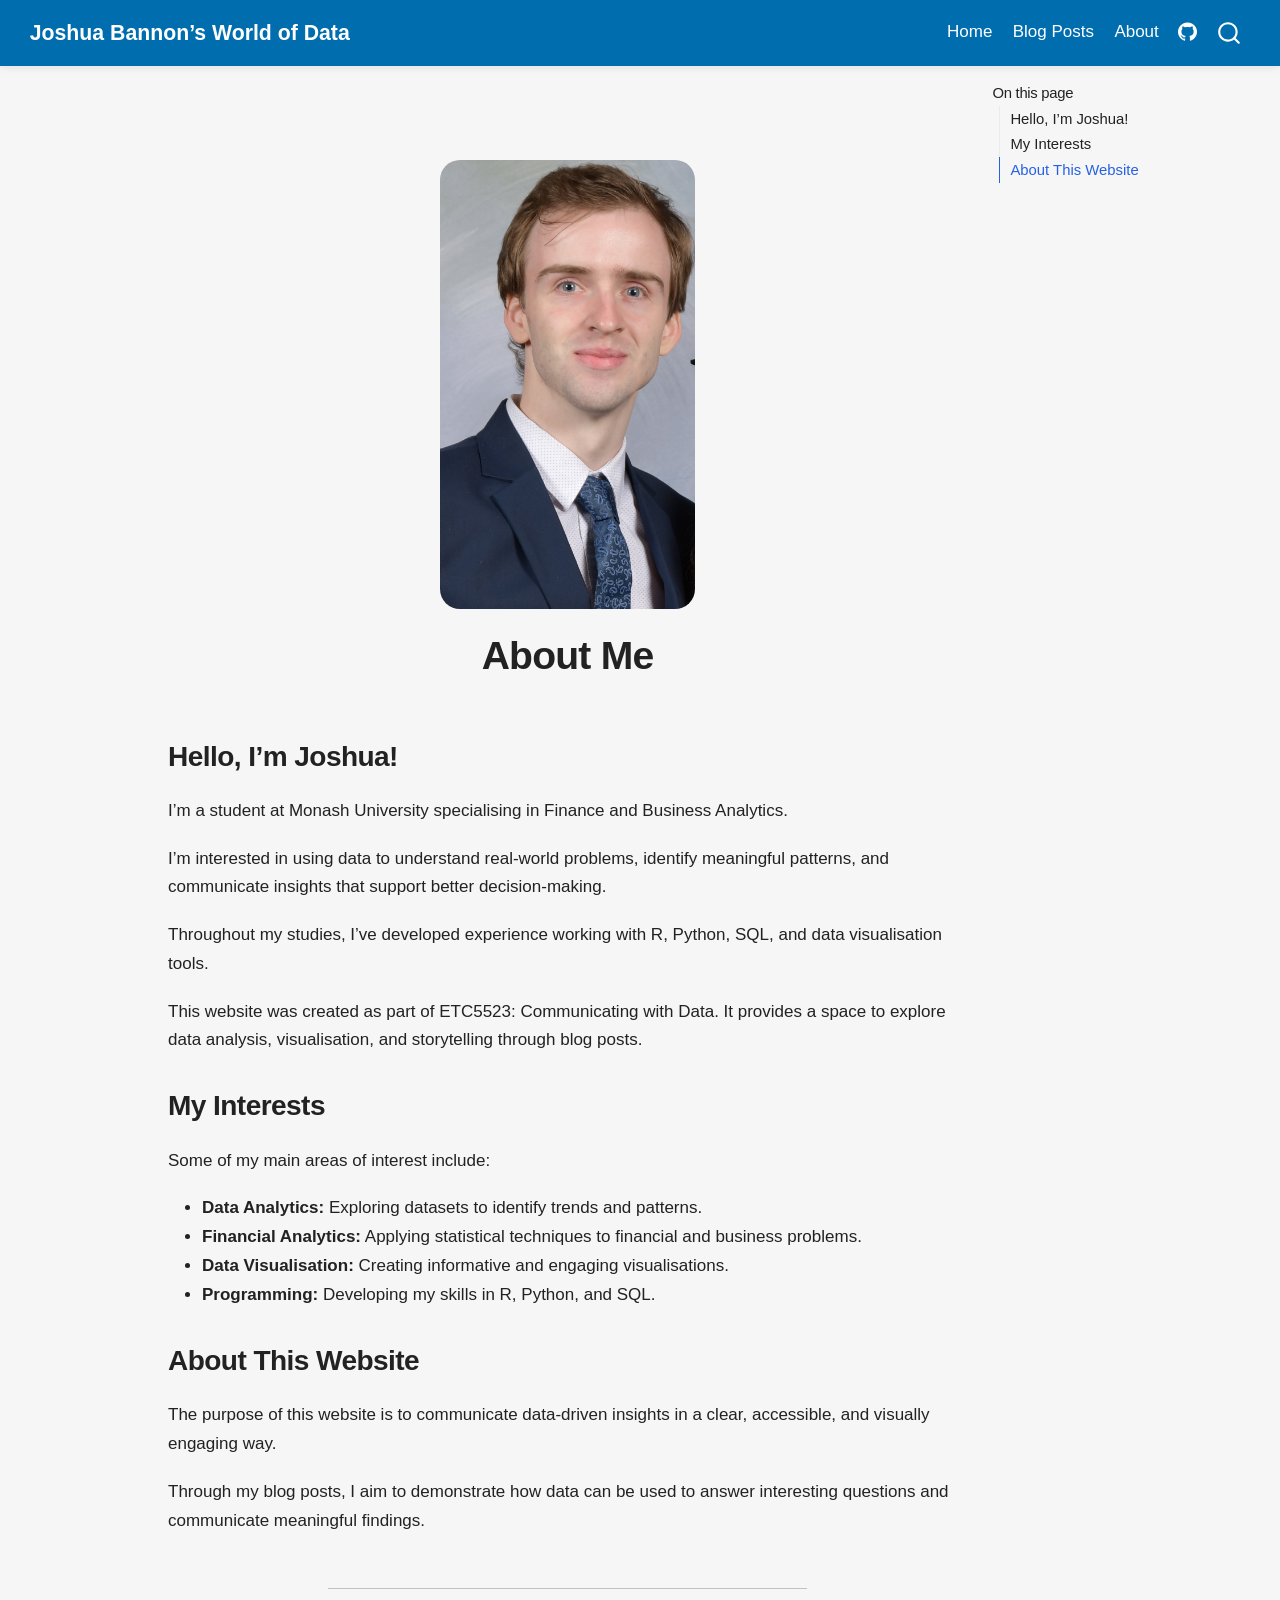
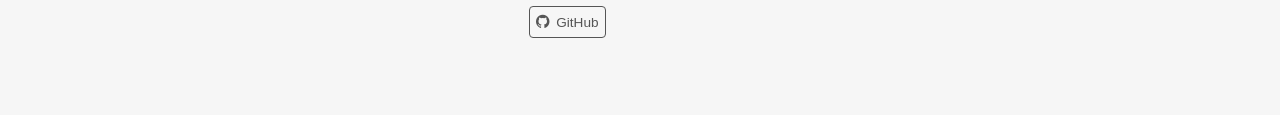
<file: about.html>
<!DOCTYPE html>
<html xmlns="http://www.w3.org/1999/xhtml" lang="en" xml:lang="en"><head>

<meta charset="utf-8">
<meta name="generator" content="quarto-1.9.29">

<meta name="viewport" content="width=device-width, initial-scale=1.0, user-scalable=yes">


<title>About Me – Joshua Bannon’s World of Data</title>
<style>
/* Default styles provided by pandoc.
** See https://pandoc.org/MANUAL.html#variables-for-html for config info.
*/
code{white-space: pre-wrap;}
span.smallcaps{font-variant: small-caps;}
div.columns{display: flex; gap: min(4vw, 1.5em);}
div.column{flex: auto; overflow-x: auto;}
div.hanging-indent{margin-left: 1.5em; text-indent: -1.5em;}
ul.task-list{list-style: none;}
ul.task-list li input[type="checkbox"] {
  width: 0.8em;
  margin: 0 0.8em 0.2em -1em; /* quarto-specific, see https://github.com/quarto-dev/quarto-cli/issues/4556 */ 
  vertical-align: middle;
}
</style>


<script src="site_libs/quarto-nav/quarto-nav.js"></script>
<script src="site_libs/quarto-nav/headroom.min.js"></script>
<script src="site_libs/clipboard/clipboard.min.js"></script>
<script src="site_libs/quarto-search/autocomplete.umd.js"></script>
<script src="site_libs/quarto-search/fuse.min.js"></script>
<script src="site_libs/quarto-search/quarto-search.js"></script>
<meta name="quarto:offset" content="./">
<script src="site_libs/quarto-html/quarto.js" type="module"></script>
<script src="site_libs/quarto-html/tabsets/tabsets.js" type="module"></script>
<script src="site_libs/quarto-html/popper.min.js"></script>
<script src="site_libs/quarto-html/tippy.umd.min.js"></script>
<link href="site_libs/quarto-html/tippy.css" rel="stylesheet">
<link href="site_libs/quarto-html/quarto-syntax-highlighting-dfa48a90d809c806c7ea2d5aecd9fc66.css" rel="stylesheet" id="quarto-text-highlighting-styles">
<script src="site_libs/bootstrap/bootstrap.min.js"></script>
<link href="site_libs/bootstrap/bootstrap-icons.css" rel="stylesheet">
<link href="site_libs/bootstrap/bootstrap-e5ac3bc582cce15391e9c6cb2d278116.min.css" rel="stylesheet" append-hash="true" id="quarto-bootstrap" data-mode="light">
<script id="quarto-search-options" type="application/json">{
  "location": "navbar",
  "copy-button": false,
  "collapse-after": 3,
  "panel-placement": "end",
  "type": "overlay",
  "limit": 50,
  "keyboard-shortcut": [
    "f",
    "/",
    "s"
  ],
  "show-item-context": false,
  "language": {
    "search-no-results-text": "No results",
    "search-matching-documents-text": "matching documents",
    "search-copy-link-title": "Copy link to search",
    "search-hide-matches-text": "Hide additional matches",
    "search-more-match-text": "more match in this document",
    "search-more-matches-text": "more matches in this document",
    "search-clear-button-title": "Clear",
    "search-text-placeholder": "",
    "search-detached-cancel-button-title": "Cancel",
    "search-submit-button-title": "Submit",
    "search-label": "Search"
  }
}</script>


<link rel="stylesheet" href="styles.css">
</head>

<body class="nav-fixed quarto-light">

<div id="quarto-search-results"></div>
  <header id="quarto-header" class="headroom fixed-top">
    <nav class="navbar navbar-expand-lg " data-bs-theme="dark">
      <div class="navbar-container container-fluid">
      <div class="navbar-brand-container mx-auto">
    <a class="navbar-brand" href="./index.html">
    <span class="navbar-title">Joshua Bannon’s World of Data</span>
    </a>
  </div>
            <div id="quarto-search" class="" title="Search"></div>
          <button class="navbar-toggler" type="button" data-bs-toggle="collapse" data-bs-target="#navbarCollapse" aria-controls="navbarCollapse" role="menu" aria-expanded="false" aria-label="Toggle navigation" onclick="if (window.quartoToggleHeadroom) { window.quartoToggleHeadroom(); }">
  <span class="navbar-toggler-icon"></span>
</button>
          <div class="collapse navbar-collapse" id="navbarCollapse">
            <ul class="navbar-nav navbar-nav-scroll ms-auto">
  <li class="nav-item">
    <a class="nav-link" href="./index.html"> 
<span class="menu-text">Home</span></a>
  </li>  
  <li class="nav-item">
    <a class="nav-link" href="./blog.html"> 
<span class="menu-text">Blog Posts</span></a>
  </li>  
  <li class="nav-item">
    <a class="nav-link active" href="./about.html" aria-current="page"> 
<span class="menu-text">About</span></a>
  </li>  
  <li class="nav-item compact">
    <a class="nav-link" href="https://github.com/jban0020"> <i class="bi bi-github" role="img" aria-label="GitHub Profile">
</i> 
<span class="menu-text"></span></a>
  </li>  
</ul>
          </div> <!-- /navcollapse -->
            <div class="quarto-navbar-tools">
</div>
      </div> <!-- /container-fluid -->
    </nav>
</header>
<!-- content -->
<div id="quarto-content" class="quarto-container page-columns page-rows-contents page-layout-article page-navbar">
<!-- sidebar -->
<!-- margin-sidebar -->
    <div id="quarto-margin-sidebar" class="sidebar margin-sidebar">
        <nav id="TOC" role="doc-toc" class="toc-active">
    <h2 id="toc-title">On this page</h2>
  <ul>
  <li><a href="#hello-im-joshua" id="toc-hello-im-joshua" class="nav-link active" data-scroll-target="#hello-im-joshua">Hello, I’m Joshua!</a></li>
  <li><a href="#my-interests" id="toc-my-interests" class="nav-link" data-scroll-target="#my-interests">My Interests</a></li>
  <li><a href="#about-this-website" id="toc-about-this-website" class="nav-link" data-scroll-target="#about-this-website">About This Website</a></li>
  </ul>
</nav>
    </div>
<!-- main -->
<div class="quarto-about-jolla">
  <img src="profile.jpg" class="about-image
  rectangle " style="width: 15em;">
 <header id="title-block-header" class="quarto-title-block default">
<div class="quarto-title">
<h1 class="title">About Me</h1>
</div>
<div class="quarto-title-meta">
  </div>
</header><main class="content" id="quarto-document-content">

<section id="hello-im-joshua" class="level2">
<h2 data-anchor-id="hello-im-joshua">Hello, I’m Joshua!</h2>
<p>I’m a student at Monash University specialising in Finance and Business Analytics.</p>
<p>I’m interested in using data to understand real-world problems, identify meaningful patterns, and communicate insights that support better decision-making.</p>
<p>Throughout my studies, I’ve developed experience working with R, Python, SQL, and data visualisation tools.</p>
<p>This website was created as part of ETC5523: Communicating with Data. It provides a space to explore data analysis, visualisation, and storytelling through blog posts.</p>
</section>
<section id="my-interests" class="level2">
<h2 data-anchor-id="my-interests">My Interests</h2>
<p>Some of my main areas of interest include:</p>
<ul>
<li><strong>Data Analytics:</strong> Exploring datasets to identify trends and patterns.</li>
<li><strong>Financial Analytics:</strong> Applying statistical techniques to financial and business problems.</li>
<li><strong>Data Visualisation:</strong> Creating informative and engaging visualisations.</li>
<li><strong>Programming:</strong> Developing my skills in R, Python, and SQL.</li>
</ul>
</section>
<section id="about-this-website" class="level2">
<h2 data-anchor-id="about-this-website">About This Website</h2>
<p>The purpose of this website is to communicate data-driven insights in a clear, accessible, and visually engaging way.</p>
<p>Through my blog posts, I aim to demonstrate how data can be used to answer interesting questions and communicate meaningful findings.</p>


</section>
</main> 
  <hr class="about-sep">
   <div class="about-links">
  <a href="https://github.com/jban0020" class="about-link" rel="" target="">
    <i class="bi bi-github"></i>
     <span class="about-link-text">GitHub</span>
  </a>
</div>
</div>
 <!-- /main -->
<script id="quarto-html-after-body" type="application/javascript">
  window.document.addEventListener("DOMContentLoaded", function (event) {
    const isCodeAnnotation = (el) => {
      for (const clz of el.classList) {
        if (clz.startsWith('code-annotation-')) {                     
          return true;
        }
      }
      return false;
    }
    const onCopySuccess = function(e) {
      // button target
      const button = e.trigger;
      // don't keep focus
      button.blur();
      // flash "checked"
      button.classList.add('code-copy-button-checked');
      var currentTitle = button.getAttribute("title");
      button.setAttribute("title", "Copied!");
      let tooltip;
      if (window.bootstrap) {
        button.setAttribute("data-bs-toggle", "tooltip");
        button.setAttribute("data-bs-placement", "left");
        button.setAttribute("data-bs-title", "Copied!");
        tooltip = new bootstrap.Tooltip(button, 
          { trigger: "manual", 
            customClass: "code-copy-button-tooltip",
            offset: [0, -8]});
        tooltip.show();    
      }
      setTimeout(function() {
        if (tooltip) {
          tooltip.hide();
          button.removeAttribute("data-bs-title");
          button.removeAttribute("data-bs-toggle");
          button.removeAttribute("data-bs-placement");
        }
        button.setAttribute("title", currentTitle);
        button.classList.remove('code-copy-button-checked');
      }, 1000);
      // clear code selection
      e.clearSelection();
    }
    const getTextToCopy = function(trigger) {
      const outerScaffold = trigger.parentElement.cloneNode(true);
      const codeEl = outerScaffold.querySelector('code');
      for (const childEl of codeEl.children) {
        if (isCodeAnnotation(childEl)) {
          childEl.remove();
        }
      }
      return codeEl.innerText;
    }
    const clipboard = new window.ClipboardJS('.code-copy-button:not([data-in-quarto-modal])', {
      text: getTextToCopy
    });
    clipboard.on('success', onCopySuccess);
    if (window.document.getElementById('quarto-embedded-source-code-modal')) {
      const clipboardModal = new window.ClipboardJS('.code-copy-button[data-in-quarto-modal]', {
        text: getTextToCopy,
        container: window.document.getElementById('quarto-embedded-source-code-modal')
      });
      clipboardModal.on('success', onCopySuccess);
    }
      var localhostRegex = new RegExp(/^(?:http|https):\/\/localhost\:?[0-9]*\//);
      var mailtoRegex = new RegExp(/^mailto:/);
        var filterRegex = new RegExp("https:\/\/ETC5523-2026\.github\.io\/etc5523-assignment-3-jban0020\/");
      var isInternal = (href) => {
          return filterRegex.test(href) || localhostRegex.test(href) || mailtoRegex.test(href);
      }
      // Inspect non-navigation links and adorn them if external
     var links = window.document.querySelectorAll('a[href]:not(.nav-link):not(.navbar-brand):not(.toc-action):not(.sidebar-link):not(.sidebar-item-toggle):not(.pagination-link):not(.no-external):not([aria-hidden]):not(.dropdown-item):not(.quarto-navigation-tool):not(.about-link)');
      for (var i=0; i<links.length; i++) {
        const link = links[i];
        if (!isInternal(link.href)) {
          // undo the damage that might have been done by quarto-nav.js in the case of
          // links that we want to consider external
          if (link.dataset.originalHref !== undefined) {
            link.href = link.dataset.originalHref;
          }
        }
      }
    function tippyHover(el, contentFn, onTriggerFn, onUntriggerFn) {
      const config = {
        allowHTML: true,
        maxWidth: 500,
        delay: 100,
        arrow: false,
        appendTo: function(el) {
            return el.parentElement;
        },
        interactive: true,
        interactiveBorder: 10,
        theme: 'quarto',
        placement: 'bottom-start',
      };
      if (contentFn) {
        config.content = contentFn;
      }
      if (onTriggerFn) {
        config.onTrigger = onTriggerFn;
      }
      if (onUntriggerFn) {
        config.onUntrigger = onUntriggerFn;
      }
      window.tippy(el, config); 
    }
    const noterefs = window.document.querySelectorAll('a[role="doc-noteref"]');
    for (var i=0; i<noterefs.length; i++) {
      const ref = noterefs[i];
      tippyHover(ref, function() {
        // use id or data attribute instead here
        let href = ref.getAttribute('data-footnote-href') || ref.getAttribute('href');
        try { href = new URL(href).hash; } catch {}
        const id = href.replace(/^#\/?/, "");
        const note = window.document.getElementById(id);
        if (note) {
          return note.innerHTML;
        } else {
          return "";
        }
      });
    }
    const xrefs = window.document.querySelectorAll('a.quarto-xref');
    const processXRef = (id, note) => {
      // Strip column container classes
      const stripColumnClz = (el) => {
        el.classList.remove("page-full", "page-columns");
        if (el.children) {
          for (const child of el.children) {
            stripColumnClz(child);
          }
        }
      }
      stripColumnClz(note)
      if (id === null || id.startsWith('sec-')) {
        // Special case sections, only their first couple elements
        const container = document.createElement("div");
        if (note.children && note.children.length > 2) {
          container.appendChild(note.children[0].cloneNode(true));
          for (let i = 1; i < note.children.length; i++) {
            const child = note.children[i];
            if (child.tagName === "P" && child.innerText === "") {
              continue;
            } else {
              container.appendChild(child.cloneNode(true));
              break;
            }
          }
          if (window.Quarto?.typesetMath) {
            window.Quarto.typesetMath(container);
          }
          return container.innerHTML
        } else {
          if (window.Quarto?.typesetMath) {
            window.Quarto.typesetMath(note);
          }
          return note.innerHTML;
        }
      } else {
        // Remove any anchor links if they are present
        const anchorLink = note.querySelector('a.anchorjs-link');
        if (anchorLink) {
          anchorLink.remove();
        }
        if (window.Quarto?.typesetMath) {
          window.Quarto.typesetMath(note);
        }
        if (note.classList.contains("callout")) {
          return note.outerHTML;
        } else {
          return note.innerHTML;
        }
      }
    }
    for (var i=0; i<xrefs.length; i++) {
      const xref = xrefs[i];
      tippyHover(xref, undefined, function(instance) {
        instance.disable();
        let url = xref.getAttribute('href');
        let hash = undefined; 
        if (url.startsWith('#')) {
          hash = url;
        } else {
          try { hash = new URL(url).hash; } catch {}
        }
        if (hash) {
          const id = hash.replace(/^#\/?/, "");
          const note = window.document.getElementById(id);
          if (note !== null) {
            try {
              const html = processXRef(id, note.cloneNode(true));
              instance.setContent(html);
            } finally {
              instance.enable();
              instance.show();
            }
          } else {
            // See if we can fetch this
            fetch(url.split('#')[0])
            .then(res => res.text())
            .then(html => {
              const parser = new DOMParser();
              const htmlDoc = parser.parseFromString(html, "text/html");
              const note = htmlDoc.getElementById(id);
              if (note !== null) {
                const html = processXRef(id, note);
                instance.setContent(html);
              } 
            }).finally(() => {
              instance.enable();
              instance.show();
            });
          }
        } else {
          // See if we can fetch a full url (with no hash to target)
          // This is a special case and we should probably do some content thinning / targeting
          fetch(url)
          .then(res => res.text())
          .then(html => {
            const parser = new DOMParser();
            const htmlDoc = parser.parseFromString(html, "text/html");
            const note = htmlDoc.querySelector('main.content');
            if (note !== null) {
              // This should only happen for chapter cross references
              // (since there is no id in the URL)
              // remove the first header
              if (note.children.length > 0 && note.children[0].tagName === "HEADER") {
                note.children[0].remove();
              }
              const html = processXRef(null, note);
              instance.setContent(html);
            } 
          }).finally(() => {
            instance.enable();
            instance.show();
          });
        }
      }, function(instance) {
      });
    }
        let selectedAnnoteEl;
        const selectorForAnnotation = ( cell, annotation) => {
          let cellAttr = 'data-code-cell="' + cell + '"';
          let lineAttr = 'data-code-annotation="' +  annotation + '"';
          const selector = 'span[' + cellAttr + '][' + lineAttr + ']';
          return selector;
        }
        const selectCodeLines = (annoteEl) => {
          const doc = window.document;
          const targetCell = annoteEl.getAttribute("data-target-cell");
          const targetAnnotation = annoteEl.getAttribute("data-target-annotation");
          const annoteSpan = window.document.querySelector(selectorForAnnotation(targetCell, targetAnnotation));
          const lines = annoteSpan.getAttribute("data-code-lines").split(",");
          const lineIds = lines.map((line) => {
            return targetCell + "-" + line;
          })
          let top = null;
          let height = null;
          let parent = null;
          if (lineIds.length > 0) {
              //compute the position of the single el (top and bottom and make a div)
              const el = window.document.getElementById(lineIds[0]);
              top = el.offsetTop;
              height = el.offsetHeight;
              parent = el.parentElement.parentElement;
            if (lineIds.length > 1) {
              const lastEl = window.document.getElementById(lineIds[lineIds.length - 1]);
              const bottom = lastEl.offsetTop + lastEl.offsetHeight;
              height = bottom - top;
            }
            if (top !== null && height !== null && parent !== null) {
              // cook up a div (if necessary) and position it 
              let div = window.document.getElementById("code-annotation-line-highlight");
              if (div === null) {
                div = window.document.createElement("div");
                div.setAttribute("id", "code-annotation-line-highlight");
                div.style.position = 'absolute';
                parent.appendChild(div);
              }
              div.style.top = top - 2 + "px";
              div.style.height = height + 4 + "px";
              div.style.left = 0;
              let gutterDiv = window.document.getElementById("code-annotation-line-highlight-gutter");
              if (gutterDiv === null) {
                gutterDiv = window.document.createElement("div");
                gutterDiv.setAttribute("id", "code-annotation-line-highlight-gutter");
                gutterDiv.style.position = 'absolute';
                const codeCell = window.document.getElementById(targetCell);
                const gutter = codeCell.querySelector('.code-annotation-gutter');
                gutter.appendChild(gutterDiv);
              }
              gutterDiv.style.top = top - 2 + "px";
              gutterDiv.style.height = height + 4 + "px";
            }
            selectedAnnoteEl = annoteEl;
          }
        };
        const unselectCodeLines = () => {
          const elementsIds = ["code-annotation-line-highlight", "code-annotation-line-highlight-gutter"];
          elementsIds.forEach((elId) => {
            const div = window.document.getElementById(elId);
            if (div) {
              div.remove();
            }
          });
          selectedAnnoteEl = undefined;
        };
          // Handle positioning of the toggle
      window.addEventListener(
        "resize",
        throttle(() => {
          elRect = undefined;
          if (selectedAnnoteEl) {
            selectCodeLines(selectedAnnoteEl);
          }
        }, 10)
      );
      function throttle(fn, ms) {
      let throttle = false;
      let timer;
        return (...args) => {
          if(!throttle) { // first call gets through
              fn.apply(this, args);
              throttle = true;
          } else { // all the others get throttled
              if(timer) clearTimeout(timer); // cancel #2
              timer = setTimeout(() => {
                fn.apply(this, args);
                timer = throttle = false;
              }, ms);
          }
        };
      }
        // Attach click handler to the DT
        const annoteDls = window.document.querySelectorAll('dt[data-target-cell]');
        for (const annoteDlNode of annoteDls) {
          annoteDlNode.addEventListener('click', (event) => {
            const clickedEl = event.target;
            if (clickedEl !== selectedAnnoteEl) {
              unselectCodeLines();
              const activeEl = window.document.querySelector('dt[data-target-cell].code-annotation-active');
              if (activeEl) {
                activeEl.classList.remove('code-annotation-active');
              }
              selectCodeLines(clickedEl);
              clickedEl.classList.add('code-annotation-active');
            } else {
              // Unselect the line
              unselectCodeLines();
              clickedEl.classList.remove('code-annotation-active');
            }
          });
        }
    const findCites = (el) => {
      const parentEl = el.parentElement;
      if (parentEl) {
        const cites = parentEl.dataset.cites;
        if (cites) {
          return {
            el,
            cites: cites.split(' ')
          };
        } else {
          return findCites(el.parentElement)
        }
      } else {
        return undefined;
      }
    };
    var bibliorefs = window.document.querySelectorAll('a[role="doc-biblioref"]');
    for (var i=0; i<bibliorefs.length; i++) {
      const ref = bibliorefs[i];
      const citeInfo = findCites(ref);
      if (citeInfo) {
        tippyHover(citeInfo.el, function() {
          var popup = window.document.createElement('div');
          citeInfo.cites.forEach(function(cite) {
            var citeDiv = window.document.createElement('div');
            citeDiv.classList.add('hanging-indent');
            citeDiv.classList.add('csl-entry');
            var biblioDiv = window.document.getElementById('ref-' + cite);
            if (biblioDiv) {
              citeDiv.innerHTML = biblioDiv.innerHTML;
            }
            popup.appendChild(citeDiv);
          });
          return popup.innerHTML;
        });
      }
    }
  });
  </script>
</div> <!-- /content -->




</body></html>
</file>
<file: site_libs/quarto-html/tippy.css>
.tippy-box[data-animation=fade][data-state=hidden]{opacity:0}[data-tippy-root]{max-width:calc(100vw - 10px)}.tippy-box{position:relative;background-color:#333;color:#fff;border-radius:4px;font-size:14px;line-height:1.4;white-space:normal;outline:0;transition-property:transform,visibility,opacity}.tippy-box[data-placement^=top]>.tippy-arrow{bottom:0}.tippy-box[data-placement^=top]>.tippy-arrow:before{bottom:-7px;left:0;border-width:8px 8px 0;border-top-color:initial;transform-origin:center top}.tippy-box[data-placement^=bottom]>.tippy-arrow{top:0}.tippy-box[data-placement^=bottom]>.tippy-arrow:before{top:-7px;left:0;border-width:0 8px 8px;border-bottom-color:initial;transform-origin:center bottom}.tippy-box[data-placement^=left]>.tippy-arrow{right:0}.tippy-box[data-placement^=left]>.tippy-arrow:before{border-width:8px 0 8px 8px;border-left-color:initial;right:-7px;transform-origin:center left}.tippy-box[data-placement^=right]>.tippy-arrow{left:0}.tippy-box[data-placement^=right]>.tippy-arrow:before{left:-7px;border-width:8px 8px 8px 0;border-right-color:initial;transform-origin:center right}.tippy-box[data-inertia][data-state=visible]{transition-timing-function:cubic-bezier(.54,1.5,.38,1.11)}.tippy-arrow{width:16px;height:16px;color:#333}.tippy-arrow:before{content:"";position:absolute;border-color:transparent;border-style:solid}.tippy-content{position:relative;padding:5px 9px;z-index:1}
</file>
<file: site_libs/quarto-html/quarto-syntax-highlighting-dfa48a90d809c806c7ea2d5aecd9fc66.css>
/* quarto syntax highlight colors */
:root {
  --quarto-hl-ot-color: #003B4F;
  --quarto-hl-at-color: #657422;
  --quarto-hl-ss-color: #20794D;
  --quarto-hl-an-color: #5E5E5E;
  --quarto-hl-fu-color: #4758AB;
  --quarto-hl-st-color: #20794D;
  --quarto-hl-cf-color: #003B4F;
  --quarto-hl-op-color: #5E5E5E;
  --quarto-hl-er-color: #AD0000;
  --quarto-hl-bn-color: #AD0000;
  --quarto-hl-al-color: #AD0000;
  --quarto-hl-va-color: #111111;
  --quarto-hl-bu-color: inherit;
  --quarto-hl-ex-color: inherit;
  --quarto-hl-pp-color: #AD0000;
  --quarto-hl-in-color: #5E5E5E;
  --quarto-hl-vs-color: #20794D;
  --quarto-hl-wa-color: #5E5E5E;
  --quarto-hl-do-color: #5E5E5E;
  --quarto-hl-im-color: #00769E;
  --quarto-hl-ch-color: #20794D;
  --quarto-hl-dt-color: #AD0000;
  --quarto-hl-fl-color: #AD0000;
  --quarto-hl-co-color: #5E5E5E;
  --quarto-hl-cv-color: #5E5E5E;
  --quarto-hl-cn-color: #8f5902;
  --quarto-hl-sc-color: #5E5E5E;
  --quarto-hl-dv-color: #AD0000;
  --quarto-hl-kw-color: #003B4F;
}

/* other quarto variables */
:root {
  --quarto-font-monospace: SFMono-Regular, Menlo, Monaco, Consolas, "Liberation Mono", "Courier New", monospace;
}

/* syntax highlight based on Pandoc's rules */
pre > code.sourceCode > span {
  color: #003B4F;
}

code.sourceCode > span {
  color: #003B4F;
}

div.sourceCode,
div.sourceCode pre.sourceCode {
  color: #003B4F;
}

/* Normal */
code span {
  color: #003B4F;
}

/* Alert */
code span.al {
  color: #AD0000;
  font-style: inherit;
}

/* Annotation */
code span.an {
  color: #5E5E5E;
  font-style: inherit;
}

/* Attribute */
code span.at {
  color: #657422;
  font-style: inherit;
}

/* BaseN */
code span.bn {
  color: #AD0000;
  font-style: inherit;
}

/* BuiltIn */
code span.bu {
  font-style: inherit;
}

/* ControlFlow */
code span.cf {
  color: #003B4F;
  font-weight: bold;
  font-style: inherit;
}

/* Char */
code span.ch {
  color: #20794D;
  font-style: inherit;
}

/* Constant */
code span.cn {
  color: #8f5902;
  font-style: inherit;
}

/* Comment */
code span.co {
  color: #5E5E5E;
  font-style: inherit;
}

/* CommentVar */
code span.cv {
  color: #5E5E5E;
  font-style: italic;
}

/* Documentation */
code span.do {
  color: #5E5E5E;
  font-style: italic;
}

/* DataType */
code span.dt {
  color: #AD0000;
  font-style: inherit;
}

/* DecVal */
code span.dv {
  color: #AD0000;
  font-style: inherit;
}

/* Error */
code span.er {
  color: #AD0000;
  font-style: inherit;
}

/* Extension */
code span.ex {
  font-style: inherit;
}

/* Float */
code span.fl {
  color: #AD0000;
  font-style: inherit;
}

/* Function */
code span.fu {
  color: #4758AB;
  font-style: inherit;
}

/* Import */
code span.im {
  color: #00769E;
  font-style: inherit;
}

/* Information */
code span.in {
  color: #5E5E5E;
  font-style: inherit;
}

/* Keyword */
code span.kw {
  color: #003B4F;
  font-weight: bold;
  font-style: inherit;
}

/* Operator */
code span.op {
  color: #5E5E5E;
  font-style: inherit;
}

/* Other */
code span.ot {
  color: #003B4F;
  font-style: inherit;
}

/* Preprocessor */
code span.pp {
  color: #AD0000;
  font-style: inherit;
}

/* SpecialChar */
code span.sc {
  color: #5E5E5E;
  font-style: inherit;
}

/* SpecialString */
code span.ss {
  color: #20794D;
  font-style: inherit;
}

/* String */
code span.st {
  color: #20794D;
  font-style: inherit;
}

/* Variable */
code span.va {
  color: #111111;
  font-style: inherit;
}

/* VerbatimString */
code span.vs {
  color: #20794D;
  font-style: inherit;
}

/* Warning */
code span.wa {
  color: #5E5E5E;
  font-style: italic;
}

.prevent-inlining {
  content: "</";
}

/*# sourceMappingURL=916b8b1f574d6be81b69014f6125e791.css.map */
</file>
<file: styles.css>
/* Colour palette */

:root {
  --monash-blue: #006DAE;
  --dark-blue: #003B71;
  --white: #FFFFFF;
  --light-grey: #F6F6F6;
  --border-grey: #E6E6E6;
  --charcoal: #222222;
  --dark-grey: #5A5A5A;
}

/* General appearance */

body {
  font-family: "Helvetica Neue", Arial, sans-serif;
  background-color: var(--light-grey);
  color: var(--charcoal);
  line-height: 1.7;
}

main {
  padding-top: 1.5rem;
}

p {
  margin-bottom: 1.1rem;
}

/* Navigation bar */

.navbar,
.navbar-dark {
  background-color: var(--monash-blue) !important;
  box-shadow: 0 2px 8px rgba(0, 0, 0, 0.08);
}

.navbar-brand,
.navbar .nav-link {
  color: var(--white) !important;
}

.navbar-brand {
  font-weight: 700;
}

.navbar .nav-link:hover,
.navbar-brand:hover {
  color: var(--white) !important;
  text-decoration: underline;
}

/* Title banner */

.quarto-title-banner {
  background-color: var(--monash-blue) !important;
  color: var(--white);
}

.quarto-title-banner h1,
.quarto-title-banner .subtitle,
.quarto-title-banner .description {
  color: var(--white) !important;
}

/* Headings */

h1, h2, h3, h4, h5, h6 {
  color: var(--charcoal);
  font-weight: 650;
  letter-spacing: -0.02em;
}

h1 {
  font-size: 2.3rem;
}

h2 {
  border-bottom: 0.5rem solid transparent;
  border-image: linear-gradient(
  90deg,
  var(--monash-blue),
  var(--dark-blue)
  ) 1;
  padding-bottom: 0.4rem;
  width: 100%;
}

h3 {
  color: var(--monash-blue);
}

/* Links */

main a {
  color: var(--monash-blue);
  text-decoration: none;
}

main a:hover {
  color: var(--charcoal);
  text-decoration: underline;
}

/* Homepage banner */

.home-hero {
  background: linear-gradient(135deg, var(--dark-blue), var(--monash-blue));
  color: var(--white);
  text-align: center;
  padding: 5rem 2rem;
  margin-bottom: 2.5rem;
  border-radius: 10px;
}

.home-hero h1 {
  color: var(--white);
  font-size: 3rem;
  font-weight: 700;
  margin-bottom: 1rem;
}

.home-hero h3 {
  color: var(--white);
  font-weight: 400;
  margin-bottom: 1.5rem;
}

.home-hero p {
  color: var(--white);
  max-width: 750px;
  margin: 0 auto 1.5rem;
  font-size: 1.1rem;
}

/* Homepage buttons */

.hero-buttons {
  margin-top: 2rem;
}

.hero-buttons .btn {
  margin: 0.4rem;
  padding: 0.7rem 1.5rem;
  border-radius: 6px;
  font-weight: 600;
  text-decoration: none;
}

.hero-buttons .btn-primary {
  background-color: var(--white);
  color: var(--dark-blue);
  border: 2px solid var(--white);
}

.hero-buttons .btn-primary:hover {
  background-color: var(--light-grey);
  color: var(--dark-blue);
}

.hero-buttons .btn-outline-primary {
  background-color: transparent;
  color: var(--white);
  border: 2px solid var(--white);
}

.hero-buttons .btn-outline-primary:hover {
  background-color: var(--white);
  color: var(--dark-blue);
}

/* Homepage content */

.home-content {
  max-width: 1100px;
  margin: 0 auto;
  padding: 1rem 2rem;
}

.home-content h2 {
  color: var(--dark-blue);
  margin-top: 2rem;
  margin-bottom: 1.5rem;
}

/* Feature cards */

.feature-card {
  background-color: var(--white);
  border: 1px solid var(--border-grey);
  border-radius: 8px;
  padding: 1.75rem;
  height: 100%;
  transition: box-shadow 0.2s ease, transform 0.2s ease;
}

.feature-card:hover {
  transform: translateY(-3px);
  box-shadow: 0 4px 12px rgba(0, 0, 0, 0.08);
}

.feature-card h3 {
  color: var(--monash-blue);
  font-size: 1.2rem;
  margin-bottom: 1rem;
}

.feature-card p {
  color: var(--charcoal);
  margin-bottom: 0;
}

/* Blog listings */

.quarto-post {
  background-color: var(--white);
  border: 1px solid var(--border-grey);
  border-left: 4px solid var(--monash-blue);
  border-radius: 6px;
  padding: 1.5rem;
  margin-bottom: 1.25rem;
  transition: box-shadow 0.2s ease;
}

.quarto-post:hover {
  box-shadow: 0 4px 12px rgba(0, 0, 0, 0.08);
}

.quarto-post .listing-title {
  color: var(--charcoal);
  font-weight: 650;
}

.quarto-post .listing-title:hover {
  color: var(--monash-blue);
}

/* Grid blog cards */

.quarto-grid-item {
  background-color: var(--white);
  border: 1px solid var(--border-grey);
  border-radius: 8px;
  overflow: hidden;
  transition: box-shadow 0.2s ease, transform 0.2s ease;
}

.quarto-grid-item:hover {
  transform: translateY(-3px);
  box-shadow: 0 4px 12px rgba(0, 0, 0, 0.08);
}

/* Categories */

.quarto-category {
  background-color: #E1E5F2 !important;
  color: #022B3A !important;
  border: 1px solid #BFDBF7 !important;
  border-radius: 4px;
  font-weight: 600 !important;
  opacity: 1 !important;
}

.quarto-category a,
.quarto-title .quarto-category {
  color: #022B3A !important;
}

/* Blockquotes */

blockquote {
  background-color: var(--white);
  border-left: 4px solid var(--monash-blue);
  padding: 1rem 1.4rem;
  border-radius: 4px;
}

/* Code blocks */

pre {
  background-color: var(--white);
  border: 1px solid var(--border-grey);
  border-radius: 6px;
}

/* Tables */

thead {
  background-color: var(--border-grey);
}

table {
  border-color: var(--border-grey);
}

/* Sidebar */

.sidebar-title {
  color: var(--charcoal);
  font-weight: 700;
}

.sidebar a {
  color: var(--monash-blue);
}

/* About page */

.quarto-about-jolla main.content {
  text-align: left !important;
}

.quarto-about-jolla main.content h2,
.quarto-about-jolla main.content h3,
.quarto-about-jolla main.content p,
.quarto-about-jolla main.content ul {
  text-align: left !important;
}

/* Profile image */

.quarto-about-jolla .about-image {
  display: flex;
  justify-content: center;
}

.quarto-about-jolla .about-image img,
.quarto-about-jolla img.about-image {
  border-radius: 20px !important;
}

/* Footer */

.nav-footer {
  border-top: 1px solid var(--border-grey);
  color: var(--dark-grey);
}

/* Mobile layout */

@media (max-width: 768px) {
  h1 {
    font-size: 2rem;
  }

  h2 {
    font-size: 1.5rem;
  }

  .home-hero {
    padding: 3rem 1.25rem;
  }

  .home-hero h1 {
    font-size: 2.1rem;
  }

  .home-content {
    padding: 1rem;
  }

  .quarto-post {
    padding: 1rem;
  }
}


/* Blog page */

.quarto-grid-item {
  background-color: var(--white);
  border: 1px solid var(--border-grey);
  border-radius: 8px;
  overflow: hidden;
  transition: box-shadow 0.2s ease, transform 0.2s ease;
}

.quarto-grid-item:hover {
  transform: translateY(-3px);
  box-shadow: 0 4px 12px rgba(0, 0, 0, 0.08);
}

.quarto-grid-item .listing-title {
  color: var(--charcoal);
  font-weight: 650;
}

.quarto-grid-item .listing-title:hover {
  color: var(--monash-blue);
}

.quarto-grid-item .listing-description {
  color: var(--dark-grey);
}

.quarto-grid-item .listing-categories {
  margin-top: 1rem;
}
</file>
